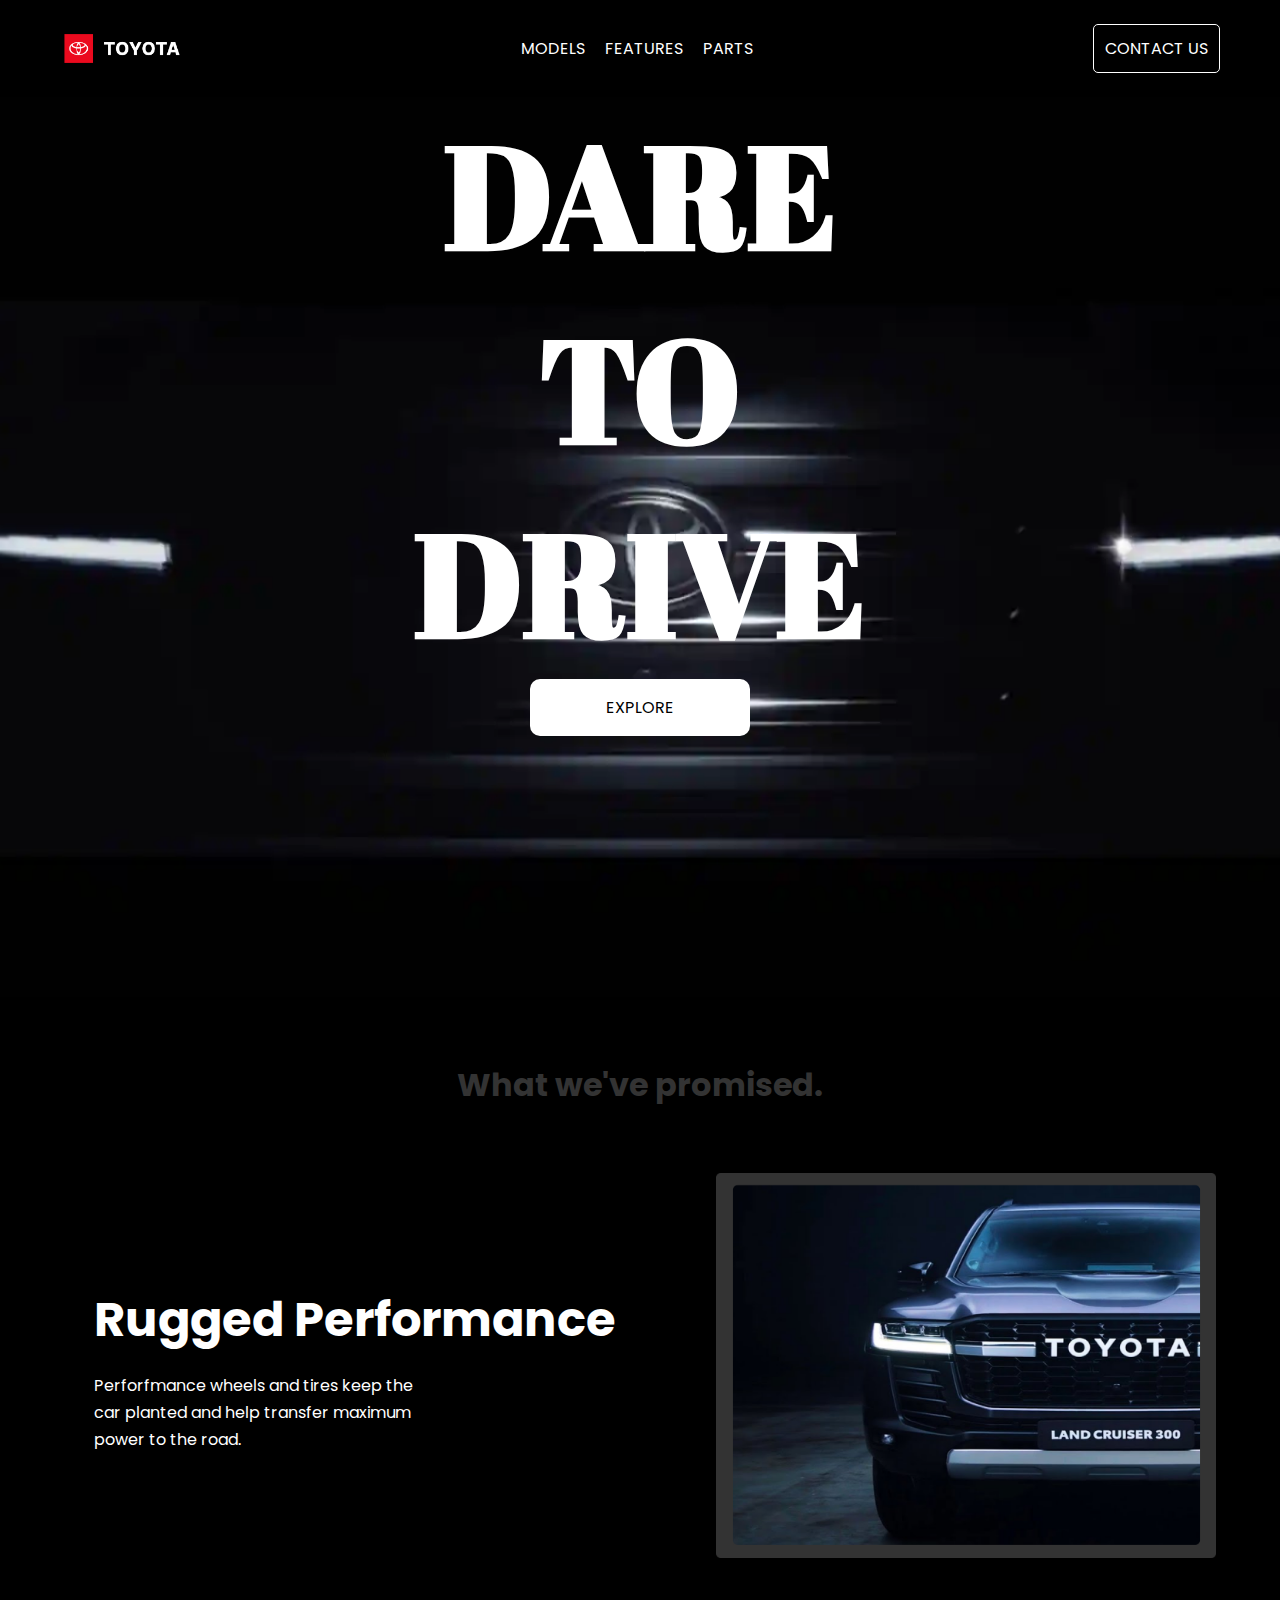
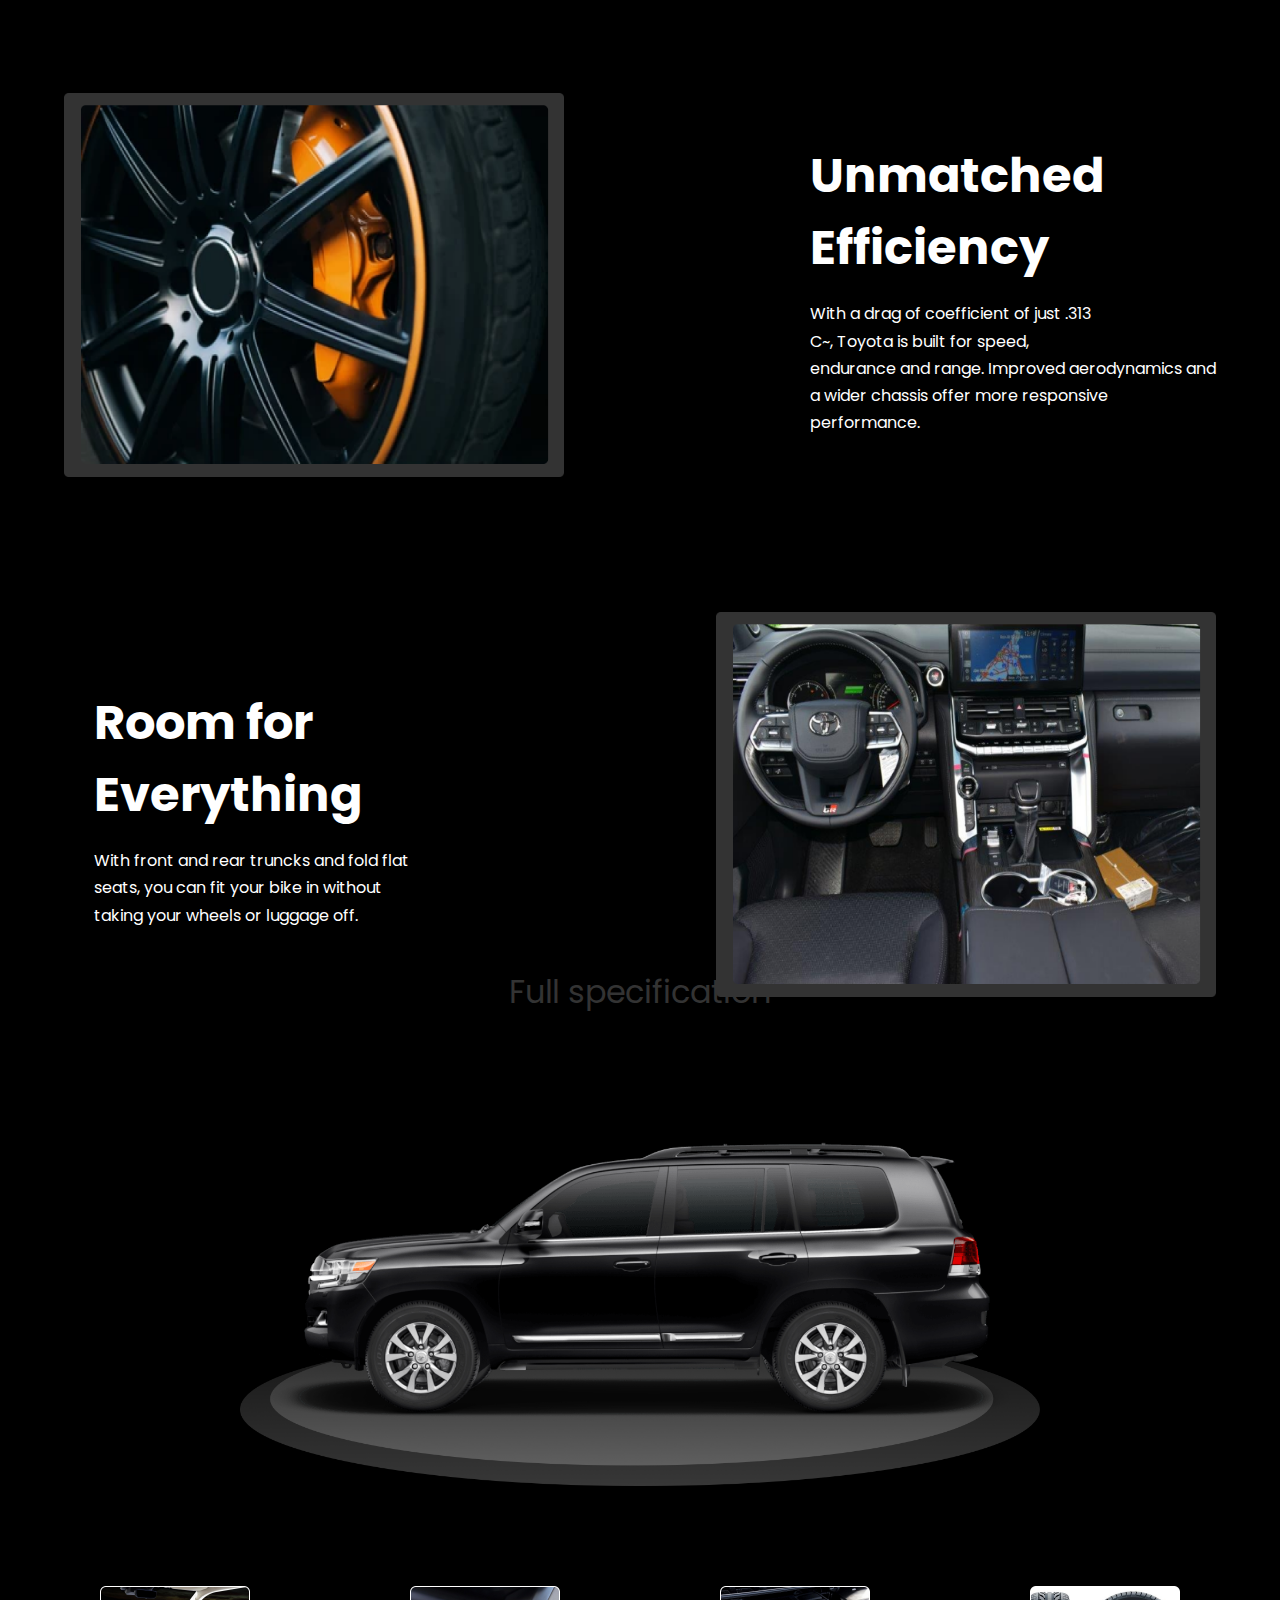
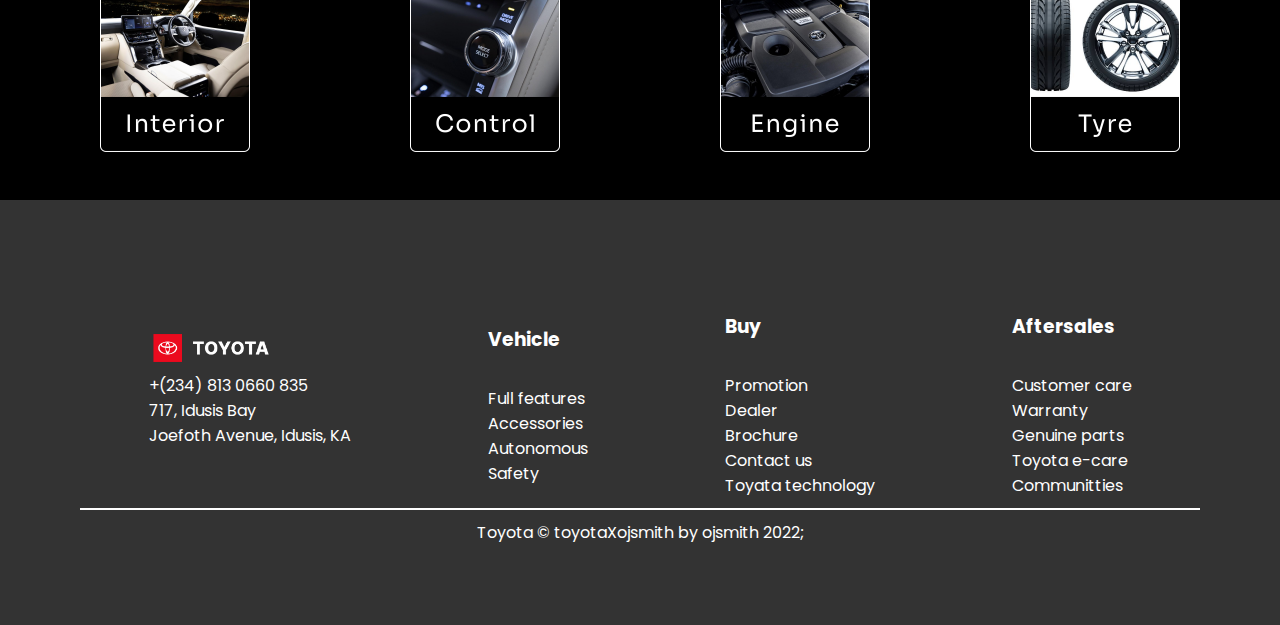
<file: index.html>
<!DOCTYPE html>
<html lang="en">
<head>
    <meta charset="UTF-8">
    <meta http-equiv="X-UA-Compatible" content="IE=edge">
    <meta name="viewport" content="width=device-width, initial-scale=1.0">
    <title>TOYOTA</title>
    <link rel="stylesheet" href="style.css">
    <link rel="preconnect" href="https://fonts.googleapis.com">
    <link rel="preconnect" href="https://fonts.gstatic.com" crossorigin>
    <link href="https://fonts.googleapis.com/css2?family=Poppins:wght@400;500;600;700;800&display=swap" rel="stylesheet">
    <link rel="stylesheet" href="https://cdnjs.cloudflare.com/ajax/libs/font-awesome/5.8.1/css/all.min.css" integrity="sha512-gMjQeDaELJ0ryCI+FtItusU9MkAifCZcGq789FrzkiM49D8lbDhoaUaIX4ASU187wofMNlgBJ4ckbrXM9sE6Pg==" crossorigin="anonymous" referrerpolicy="no-referrer" />
</head>
<body>

    <nav id="navbar">
        <img src="./images/TOYOTA LOGO.png" alt="toyota logo" class="logo">

        <ul class="items">
            <li><a href="#">MODELS</a></li>
            <li><a href="#">FEATURES</a></li>
            <li><a href="parts.html">PARTS</a></li>
        </ul>


        <ul class="items-01">
               <li><a href="#">CONTACT US</a></li>
        </ul>
    </nav>

    <header id="showcase">
      <div class="content">
        <h1 class="alpha-text">DARE <br> TO <br> DRIVE</h1>

              <div class="btn"> <a href="#models" > EXPLORE </a> </div>
      </div> 
    </header>

    <section id="models">
        <div class="content-models">
            <h2 class="sub-header">
                What we've promised.
            </h2>



            <div class="container-wrap">
                <div class="container_1">
                    <h1 class="semi-header">
                        Rugged Performance
                    </h1>
                    <p class="text-area">Perforfmance wheels and tires keep the <br> car
                         planted and help transfer maximum <br> power to the road.</p>
                   </div>
        
                   <div class="container_2">
                        <img class="image-1"
                        src="./images/Group 13.png" alt="">
                   </div>
            </div>
        </div>


        <div class="container-wrap-2">
            
    
               <div class="container_2">
                    <img class="image-1"
                    src="./images/Group 14.png" alt="">
                </div>

               <div class="container_1">
                <h1 class="semi-header">
                    Unmatched <br>Efficiency
                </h1>
                <p class="text-area">

                    With a drag of coefficient of just .313 <br> C~, Toyota is built for speed, <br> endurance and range. Improved aerodynamics and <br> a wider chassis offer more responsive 
                    <br> performance.
                </p>
               </div>
        </div>

        <div class="container-wrap-2">
                    <div class="container_1">
             <h1 class="semi-header">
                 Room for<br>Everything
             </h1>
             <p class="text-area">

                With front and rear truncks and fold flat <br> seats, you can fit your bike in without <br> taking your wheels or luggage off.
             </p>
            </div>
            <div class="container_3">
                <img class="image-1"
                src="./images/Group 15.png" alt="">
           </div>
     </div>
    </section>
    
    <section id="specification">
        <div class="subheader-9">Full specification</div>
        <img src="./images/Group 16.png" alt="" class="car">

        <div class="image-cards">
            <img src="./images/Frame 17.png" alt="" class="card card-2">
            <img src="./images/Frame 18.png" alt="" class="card card-3">
            <img src="./images/Frame 19.png" alt="" class="card card-4">
            <img src="./images/Frame 20.png" alt="" class="card card-5">
        <div>
    </section>


    <footer id="bottom">
        <div class="content-bottom">
            <div class="bottom-contact">
             <img src="./images/TOYOTA LOGO.png" alt="" class="logo">
                
                <p>+(234) 813 0660 835 <br>
                717, Idusis Bay <br>
                Joefoth Avenue, Idusis, KA</p>
            </div>

            <div class="bottom-vehicle">
                <h3>Vehicle</h3>

                <p>Full features <br> 
                Accessories <br>
            Autonomous <br>
        Safety</p>
            </div>

            <div class="bottom-buy">
                <h3>Buy</h3>

                <p>Promotion <br>
                Dealer <br>
                Brochure <br>
                Contact us <br>
                Toyata technology</p>
            </div>

            <div class="bottom-aftersales">
                <h3>Aftersales</h3>
               
               <p>Customer care <br>
                Warranty <br>
                Genuine parts <br>
                Toyota e-care <br>
                Communitties </p>
            </div>
        </div>
        <div class="bottom-bottom"> <hr> 
       <p class="bottom-text"> Toyota &copy toyotaXojsmith by ojsmith 2022;</p>

        </div>
    </footer>
    
    
    <script src="app.js"></script>
</body>
</html>
</file>
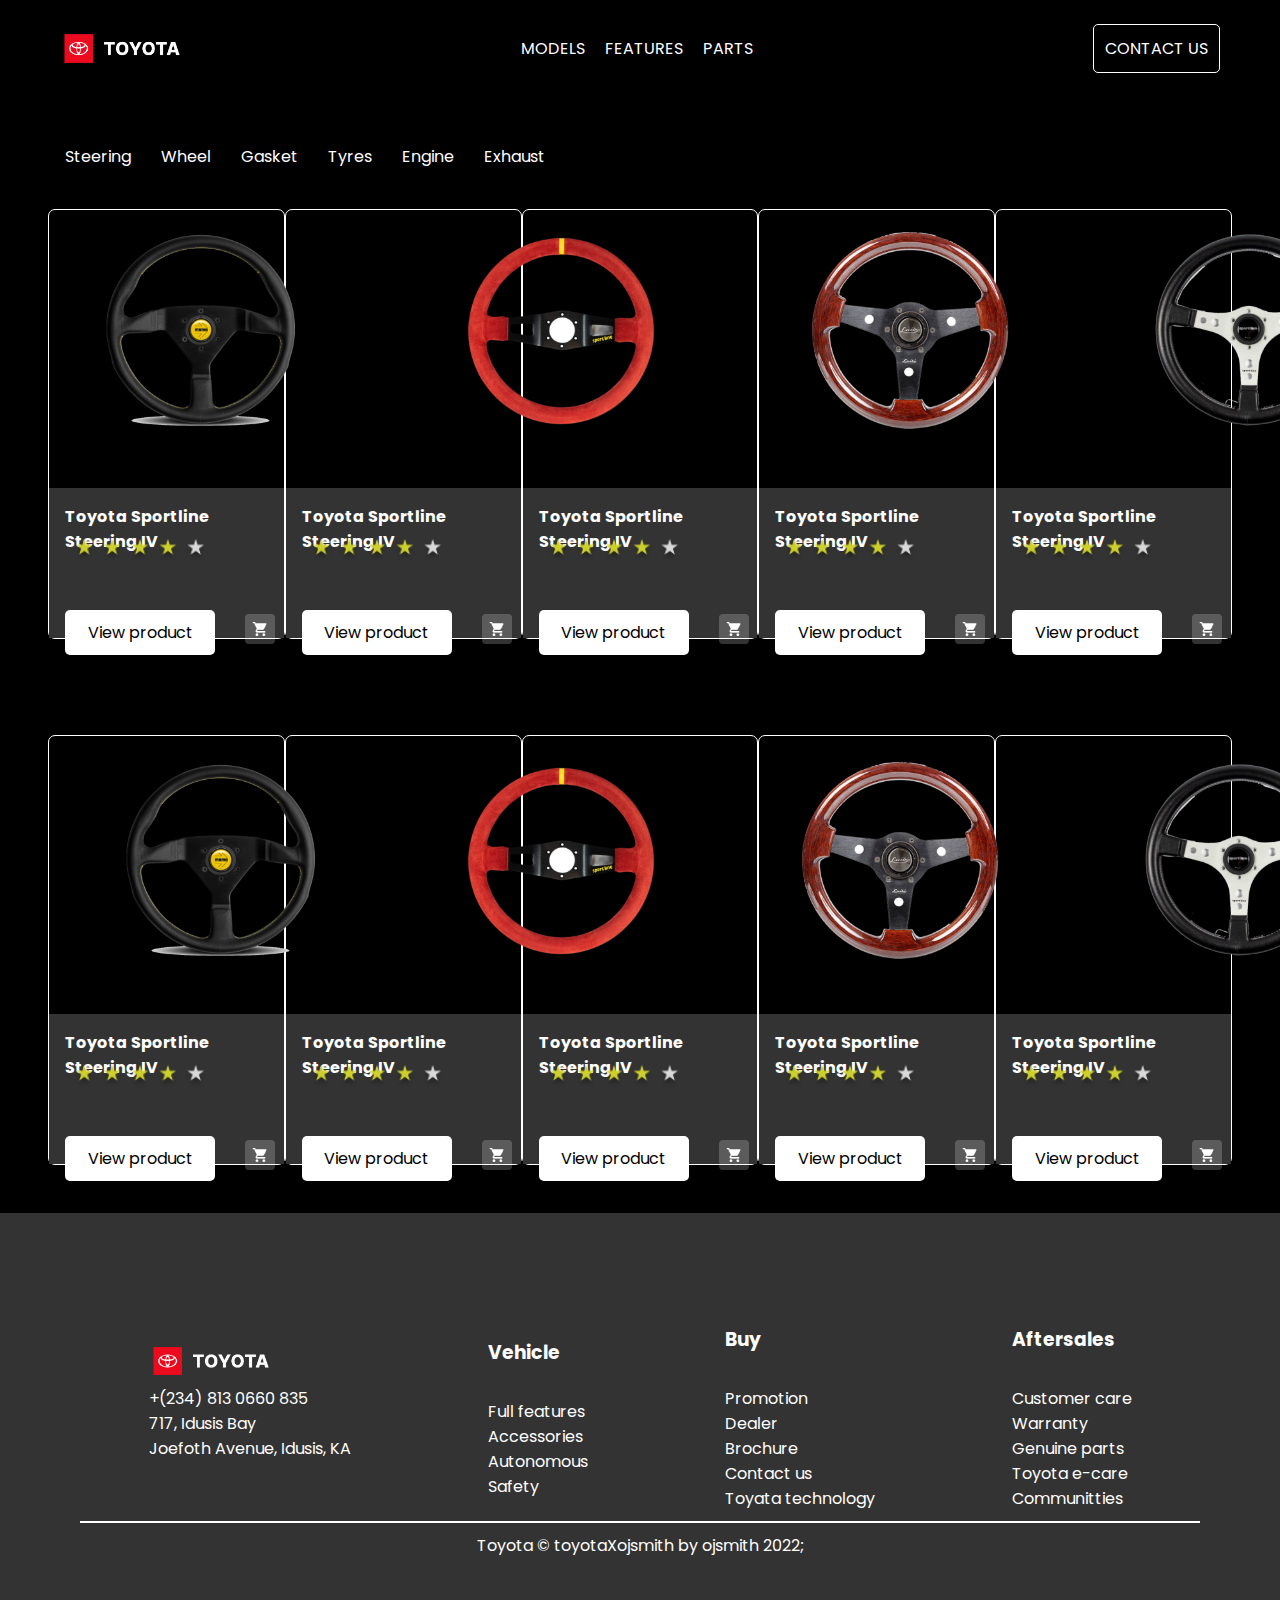
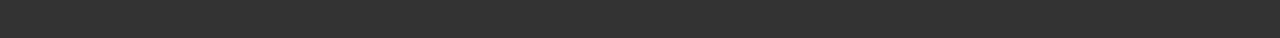
<file: parts.html>
<!DOCTYPE html>
<html lang="en">
<head>
    <meta charset="UTF-8">
    <meta http-equiv="X-UA-Compatible" content="IE=edge">
    <meta name="viewport" content="width=device-width, initial-scale=1.0">
    <title>TOYOTA</title>
    <link rel="stylesheet" href="style.css">
    <link rel="preconnect" href="https://fonts.googleapis.com">
    <link rel="preconnect" href="https://fonts.gstatic.com" crossorigin>
    <link href="https://fonts.googleapis.com/css2?family=Poppins:wght@400;500;600;700;800&display=swap" rel="stylesheet">
    <link rel="stylesheet" href="https://cdnjs.cloudflare.com/ajax/libs/font-awesome/5.8.1/css/all.min.css" integrity="sha512-gMjQeDaELJ0ryCI+FtItusU9MkAifCZcGq789FrzkiM49D8lbDhoaUaIX4ASU187wofMNlgBJ4ckbrXM9sE6Pg==" crossorigin="anonymous" referrerpolicy="no-referrer" />
</head>
<body>

    <nav id="navbar">
        <img src="./images/TOYOTA LOGO.png" alt="toyota logo" class="logo" >

        <ul class="items">
            <li><a href="#">MODELS</a></li>
            <li><a href="#">FEATURES</a></li>
            <li><a href="#">PARTS</a></li>
        </ul>


        <ul class="items-01">
               <li><a href="#">CONTACT US</a></li>
        </ul>
    </nav>

    <section id="productz">
        <div class="products">
            <ul>
                <li><a href="#">Steering</a> </li>
                <li><a href="#">Wheel</a> </li>
                <li><a href="#">Gasket</a> </li>
                <li><a href="#">Tyres</a> </li>
                <li><a href="#">Engine</a> </li>
                <li><a href="#">Exhaust</a> </li>
            </ul>
        </div>

        <div class="inquiry">
            <input type="text" placeholder="Search for product">
            <img src="./images/Group 20.png" alt="">
        </div>
    </section>
    </div>
    <div id="container-101">
        <div class="card-container" id="p-one">
                <div class="card-image">
                    <img src="./images/steering.png" alt="" class="steering_1">
                </div>
                <div class="card-text-area">
                    <h4 class="text-center-card">Toyota Sportline Steering IV</h4>
                    <img src="./images/stars-rai.png" alt="" class="card_stars">
                    <div class="button-wrapper">
                        <div class="button_card">View product</div>
                        <img src="./images/cart-card.png" class="card-cart" alt="">
                    </div>
                        </div>
        </div>
        <div class="card-container" id="p-two">
                <div class="card-image">
                    <img src="./images/steering2.png" alt="" class="steering_2">
                </div>
                <div class="card-text-area">
                    <h4 class="text-center-card">Toyota Sportline Steering IV</h4>
                    <img src="./images/stars-rai.png" alt="" class="card_stars">
                    <div class="button-wrapper">
                        <div class="button_card">View product</div>
                        <img src="./images/cart-card.png" class="card-cart" alt="">
                    </div>
                        </div>
        </div>
        <div class="card-container" id="p-three">
                <div class="card-image">
                    <img src="./images/steering3.png" alt="" class="steering_3">
                </div>
                <div class="card-text-area">
                    <h4 class="text-center-card">Toyota Sportline Steering IV</h4>
                    <img src="./images/stars-rai.png" alt="" class="card_stars">
                    <div class="button-wrapper">
                        <div class="button_card">View product</div>
                        <img src="./images/cart-card.png" class="card-cart" alt="">
                    </div>
                        </div>
        </div>
        <div class="card-container" id="p-four">
                <div class="card-image">
                    <img src="./images/steering4.png" alt="" class="steering_4">
                </div>
                <div class="card-text-area">
                    <h4 class="text-center-card">Toyota Sportline Steering IV</h4>
                    <img src="./images/stars-rai.png" alt="" class="card_stars">
                    <div class="button-wrapper">
                        <div class="button_card">View product</div>
                        <img src="./images/cart-card.png" class="card-cart" alt="">
                    </div>
                        </div>
        </div>
        <div class="card-container" id="p-five">
                <div class="card-image">
                    <img src="./images/steering5.png" alt="" class="steering_5">
                </div>
                <div class="card-text-area">
                    <h4 class="text-center-card">Toyota Sportline Steering IV</h4>
                    <img src="./images/stars-rai.png" alt="" class="card_stars">
                    <div class="button-wrapper">
                        <div class="button_card">View product</div>
                        <img src="./images/cart-card.png" class="card-cart" alt="">
                    </div>
                        </div>
        </div>
    </div>







    <div id="container-102">
        <div class="card-container" id="p-one">
                <div class="card-image">
                    <img src="./images/steering6.png" alt="" class="steering_6">
                </div>
                <div class="card-text-area">
                    <h4 class="text-center-card">Toyota Sportline Steering IV</h4>
                    <img src="./images/stars-rai.png" alt="" class="card_stars">
                    <div class="button-wrapper">
                        <div class="button_card">View product</div>
                        <img src="./images/cart-card.png" class="card-cart" alt="">
                    </div>
                        </div>
        </div>
        <div class="card-container" id="p-two">
                <div class="card-image">
                    <img src="./images/steering7.png" alt="" class="steering_7">
                </div>
                <div class="card-text-area">
                    <h4 class="text-center-card">Toyota Sportline Steering IV</h4>
                    <img src="./images/stars-rai.png" alt="" class="card_stars">
                    <div class="button-wrapper">
                        <div class="button_card">View product</div>
                        <img src="./images/cart-card.png" class="card-cart" alt="">
                    </div>
                        </div>
        </div>
        <div class="card-container" id="p-three">
                <div class="card-image">
                    <img src="./images/steering8.png" alt="" class="steering_8">
                </div>
                <div class="card-text-area">
                    <h4 class="text-center-card">Toyota Sportline Steering IV</h4>
                    <img src="./images/stars-rai.png" alt="" class="card_stars">
                    <div class="button-wrapper">
                        <div class="button_card">View product</div>
                        <img src="./images/cart-card.png" class="card-cart" alt="">
                    </div>
                        </div>
        </div>
        <div class="card-container" id="p-four">
                <div class="card-image">
                    <img src="./images/steering9.png" alt="" class="steering_9">
                </div>
                <div class="card-text-area">
                    <h4 class="text-center-card">Toyota Sportline Steering IV</h4>
                    <img src="./images/stars-rai.png" alt="" class="card_stars">
                    <div class="button-wrapper">
                        <div class="button_card">View product</div>
                        <img src="./images/cart-card.png" class="card-cart" alt="">
                    </div>
                        </div>
        </div>
        <div class="card-container" id="p-five">
                <div class="card-image">
                    <img src="./images/steering10.png" alt="" class="steering_10">
                </div>
                <div class="card-text-area">
                    <h4 class="text-center-card">Toyota Sportline Steering IV</h4>
                    <img src="./images/stars-rai.png" alt="" class="card_stars">
                    <div class="button-wrapper">
                        <div class="button_card">View product</div>
                        <img src="./images/cart-card.png" class="card-cart" alt="">
                    </div>
                        </div>
        </div>
    </div>

    <footer id="bottom-2">
        <div class="content-bottom">
            <div class="bottom-contact">
                <img src="./images/TOYOTA LOGO.png" alt="" class="logo">
                
                <p>+(234) 813 0660 835 <br>
                717, Idusis Bay <br>
                Joefoth Avenue, Idusis, KA</p>
            </div>

            <div class="bottom-vehicle">
                <h3>Vehicle</h3>

                <p>Full features <br> 
                Accessories <br>
            Autonomous <br>
        Safety</p>
            </div>

            <div class="bottom-buy">
                <h3>Buy</h3>

                <p>Promotion <br>
                Dealer <br>
                Brochure <br>
                Contact us <br>
                Toyata technology</p>
            </div>

            <div class="bottom-aftersales">
                <h3>Aftersales</h3>
               
               <p> Customer care <br>
                Warranty <br>
                Genuine parts <br>
                Toyota e-care <br>
                Communitties </p>
            </div>
        </div>
        <div class="bottom-bottom"> <hr> 
       <p class="bottom-text"> Toyota &copy toyotaXojsmith by ojsmith 2022;</p>

        </div>
    </footer>
    
</body>
</html>
</file>
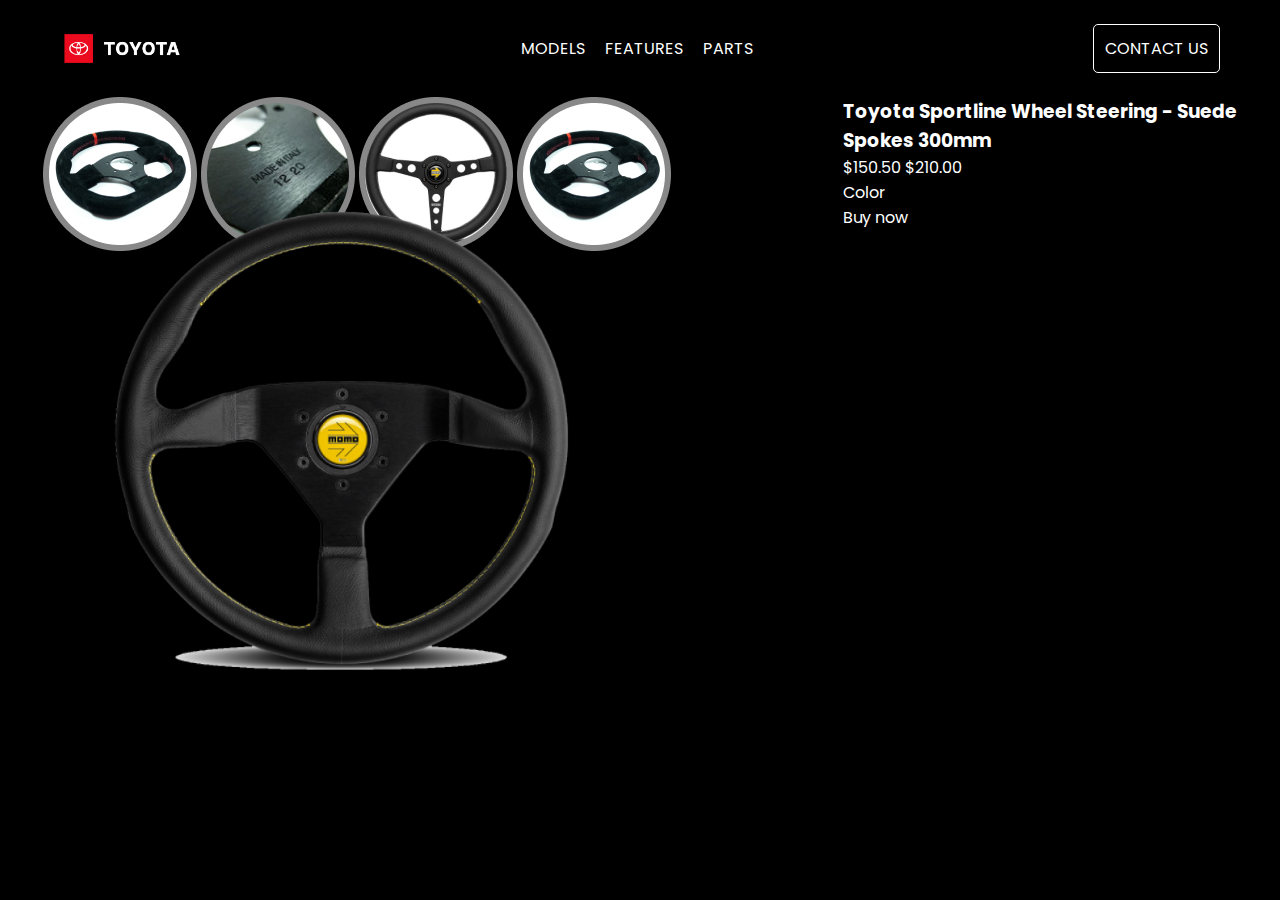
<file: products.html>
<!DOCTYPE html>
<html lang="en">
<head>
    <meta charset="UTF-8">
    <meta http-equiv="X-UA-Compatible" content="IE=edge">
    <meta name="viewport" content="width=device-width, initial-scale=1.0">
    <title>TOYOTA</title>
    <link rel="stylesheet" href="style.css">
    <link rel="preconnect" href="https://fonts.googleapis.com">
    <link rel="preconnect" href="https://fonts.gstatic.com" crossorigin>
    <link href="https://fonts.googleapis.com/css2?family=Poppins:wght@400;500;600;700;800&display=swap" rel="stylesheet">
    <link rel="stylesheet" href="https://cdnjs.cloudflare.com/ajax/libs/font-awesome/5.8.1/css/all.min.css" integrity="sha512-gMjQeDaELJ0ryCI+FtItusU9MkAifCZcGq789FrzkiM49D8lbDhoaUaIX4ASU187wofMNlgBJ4ckbrXM9sE6Pg==" crossorigin="anonymous" referrerpolicy="no-referrer" />
</head>

<body>
    <nav id="navbar">
        <img src="./images/TOYOTA LOGO.png" alt="toyota logo" class="logo" >

        <ul class="items">
            <li><a href="#">MODELS</a></li>
            <li><a href="#">FEATURES</a></li>
            <li><a href="#">PARTS</a></li>
        </ul>


        <ul class="items-01">
            <li><a href="#">CONTACT US</a></li>
        </ul>
    </nav>

    <div id="product-diplayer">
        <div class="side-dis">
            <img src="./images/steeringdis1.png" alt="#">
            <img src="./images/steeringdis2.png" alt="#">
            <img src="./images/steeringdis3.png" alt="#">
            <img src="./images/steeringdis1.png" alt="#">
        </div>

        <div class="main-dis">
            <img src="./images/steering.png" alt="#" class="product_dis"> 
        </div>

        <div class="comp-dis">
            <h3 class="dis-heading"> Toyota Sportline Wheel Steering - Suede <br> Spokes 300mm</h3>
            <p class="dis-price">$150.50     $210.00</p>
            <p class="dis-color"> Color</p>

            <div class="color-wrap">
                <div class="dis-btn">
                   <a href="#">Buy now</a> 

                </div>

            </div>
        </div>
        
    </div>

    
</body>
</file>
<file: style.css>
@import url('https://fonts.googleapis.com/css2?family=Abril+Fatface&display=swap');

* {
    margin: 0;
    padding: 0;
    box-sizing: border-box;
    text-decoration: none;
    list-style: none;
}

body {
    font-family: 'Poppins', sans-serif;
    background: #000;
}

a {
    color: #fff;
}


.semi-header {
    font-size: 3rem;
    margin-bottom: 1rem;
}

.text-area {
    line-height: 1.7rem;
}

.logo {
    width: 120px;
}

#navbar {
    display: flex;
    justify-content: space-between;
    align-items: center;
    padding: 10px;
    position: sticky;
    top: 10;
    left: 0;
    z-index: 1;
    background: black;
    color: #fff;
    margin-left: 50px;
    margin-right: 50px;
}

#navbar ul  {
    display: flex;
    justify-content: center;
    align-items: center;
    padding: 1rem;
    
}
#navbar ul li {
    padding: 10px;
}

#navbar ul li a:hover{
    color: red;
}

#navbar .items-01 {
        padding: 1px;
        border: 1px solid #fff;
        border-radius: 5px;
}

#showcase {
    background: #333 url('./images/Screenshot_2021-06-01_at_11.46\ 1.png') no-repeat
    center center/cover;
    height: 100vh;
    color: #fff;
}

#showcase .content {
    display: flex;
    flex-direction: column;
    justify-content: center;
    text-align: center;
    color: #fff;
}

#showcase .alpha-text {
    text-align: center;
    font-size: 9rem;
    color: #fff;
    font-family: 'Abril Fatface', cursive;
}

.btn {
   width: 220px;
   padding: 1rem;
   background: #fff;
   border-radius: 10px;
   text-align: center;
   justify-content: center;
   margin: auto;
   cursor: pointer;
   }
   
.btn a {
    color: #000;
}

#models {
    background: #000;
    height: 100vh;
    color: #fff;
}

.content-models {
    padding: 4rem;
}

#models .sub-header {
    text-align: center;
    font-size: 2rem;
    color: #333;
    margin-bottom: 4rem;
}

.container-wrap {
    display: flex;
    justify-content: space-between;
    align-items: center;
}

.container_1 {
    margin-left: 30px;
}

.image-1 {
    width: 500px;
}

.container-wrap-2 {
    padding: 4rem;
    display: flex;
    justify-content: space-between;
    align-items: center;
    background-color: #000;
}

#specification {
    background-color: #000;
    display: flex;
    flex-direction: column;
    align-items: center;
    justify-content: center;
    position: absolute;
    height: 100vh;
    width: 100%;
    top: 165rem;
    left: 0;
    color: #fff;
}

#specification .car {
    margin-top: 30px;
    width: 800px;
}

.subheader-9 {
    margin-bottom: 6rem;
    font-size: 2rem;
    color: #333;
    padding-top: 10rem;
}

.image-cards {

    margin-top: 100px;
    margin-bottom: 100px;
    width: 800px;
    display: flex;
    justify-content: center;
    align-items: center;
    padding-bottom: 20rem;
}

.card {
    width: 150px;
    margin: 0 80px;
    
}

.card-1 {
    width: 230px;
    position: absolute;
    top: 10px;
}


#bottom {
    color: #fff;
    position: absolute;
    top: 3400px;
    background-color: #333;
    width: 100%;
    padding: 5rem;
}

#bottom .content-bottom {
    display: flex;
    justify-content: space-around;
    align-items: center;
}

hr {
    border: #fff solid 1px;
    margin: 10px auto;
}

.bottom-text {
    text-align: center;
}

/* heading style for footer */

#bottom h3{
    margin: 2rem 0;
}

#productz {
    padding: 2rem;
    display: flex;
    justify-content: space-around;
    align-content: center;
}
#productz .products ul {
    display: flex;
    align-items: center;
    position: absolute;
    left: 50px;
}

#productz .products ul li {
    padding: 15px;
}
#productz .products ul li a:hover {
    color: red;
}
#productz .inquiry {
    position: absolute;
    left: 1370px;
    top: 100px;
}

#productz .inquiry input {
    padding: 10px;
    border: none;
    width: 300px;
    border-radius: 5px;
  
}

#productz .inquiry img{
    width: 40px;
    position: absolute;
    left: 320px;
    bottom: 0px;
    
}

#container-101 {
        padding: 3rem;
        display: flex;
        justify-content: space-around;
}

.card-container {
    width: 300px;
    height: 430px;
    border: solid #fff 1px;
    display: flex;
    justify-content: center;
    border-radius: 7px;

}
.steering_1 {
    width: 200px;
    height: 200px;
    position: absolute;
    top: 230px;
    left: 100px;
}
.steering_2 {
    width: 200px;
    height: 200px;
    position: absolute;
    top: 230px;
    left: 460px;
}
.steering_3 {
    width: 200px;
    height: 200px;
    position: absolute;
    top: 230px;
    left: 810px;
}
.steering_4 {
    width: 200px;
    height: 200px;
    position: absolute;
    top: 230px;
    left: 1150px;
}
.steering_5 {
    width: 200px;
    height: 200px;
    position: absolute;
    top: 230px;
    left: 1480px;
}


.card-text-area {
    background: #333;
    width: 100%;
    height: 150px;
    position: relative;
    top: 278px;
    color: #fff;
    padding: 1rem;
    z-index: 0;
}

.card_stars {
    width: 150px;
    position: absolute;
    top: 40px;
    z-index: 100;
}

.text-center-card {
    font-family: 'Poppins', sans-serif;
}

.button_card {
    background: #fff;
    width: 150px;
    padding: 10px;
    color: #000;
    text-align: center;
    margin-top: 3.50rem;
    border-radius: 5px;

}

.button-wrapper {
    display: flex;
}
.card-cart {
    position: relative;
    top: 60px;
    left: 30px;
    width: 30px;
    height: 30px;
}




#container-102 {
    
        padding: 3rem;
        display: flex;
        justify-content: space-around;
}


.steering_6 {
    width: 200px;
    height: 200px;
    position: absolute;
    top: 760px;
    left: 120px;
}


.steering_7 {
    width: 200px;
    height: 200px;
    position: absolute;
    top: 760px;
    left: 460px;
}

.steering_8 {
    width: 200px;
    height: 200px;
    position: absolute;
    top: 760px;
    left: 800px;
}

.steering_9 {
    width: 200px;
    height: 200px;
    position: absolute;
    top: 760px;
    left: 1140px;
}

.steering_10 {
    width: 200px;
    height: 200px;
    position: absolute;
    top: 760px;
    left: 1480px;
}


#bottom-2 {
    color: #fff;
    position: absolute;
    background-color: #333;
    width: 100%;
    padding: 5rem;
}

#bottom-2 .content-bottom {
    display: flex;
    justify-content: space-around;
    align-items: center;
}

#bottom-2 h3{
    margin: 2rem 0;
}

.product_dis{
    width: 30rem;
    height: 30rem;
    position: absolute;
    left: 100px;
    top: 200px;
}

#product-diplayer{
    display: flex;
    color: #fff;
    justify-content: space-around;
}
</file>
